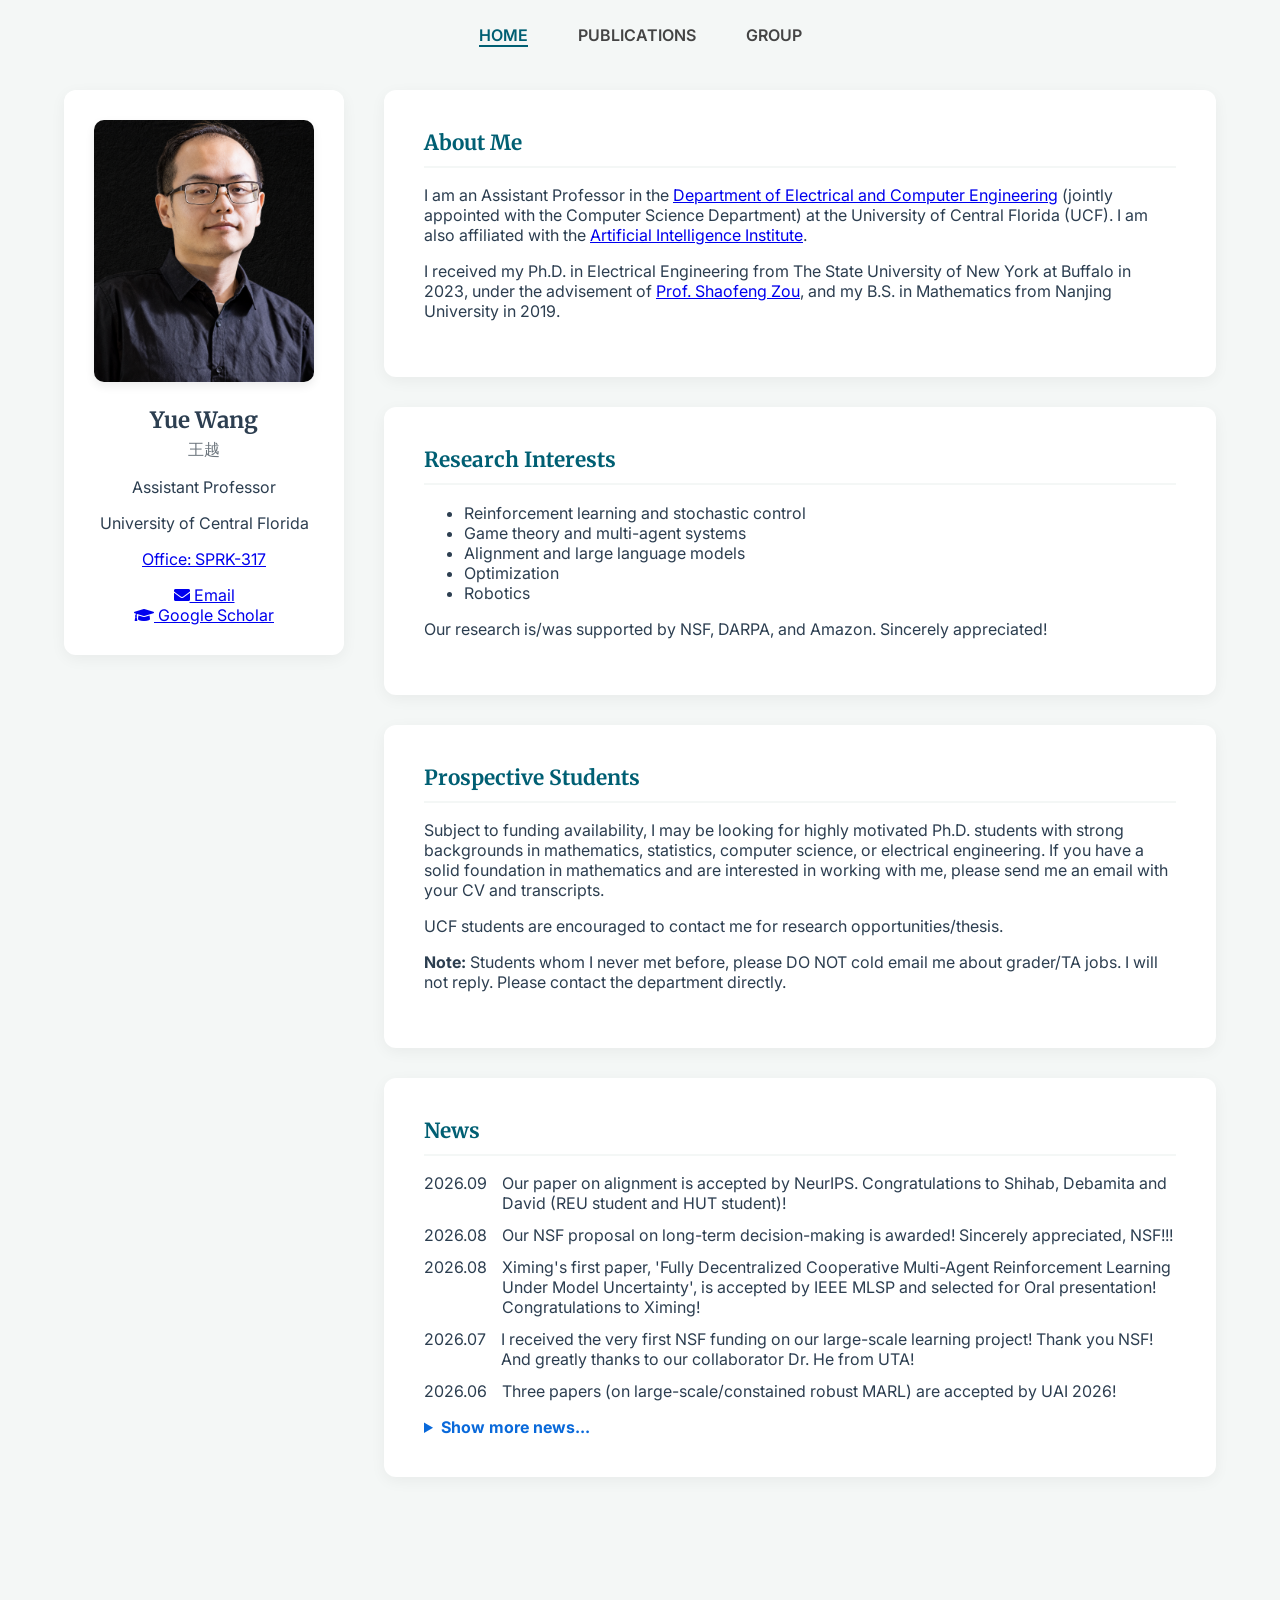
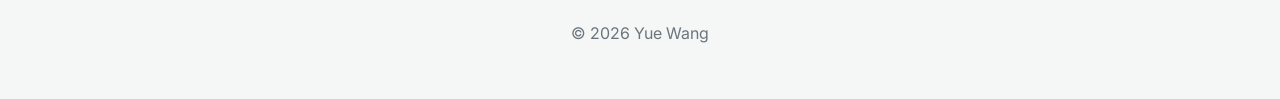
<file: index.html>
<!DOCTYPE html>
<html lang="en">
<head>
    <meta charset="UTF-8">
    <meta name="viewport" content="width=device-width, initial-scale=1.0">
    <title>Yue Wang - Home</title>
    <link rel="stylesheet" href="https://fonts.googleapis.com/css2?family=Inter:wght@300;400;600&family=Merriweather:wght@400;700&display=swap">
    <link rel="stylesheet" href="https://cdnjs.cloudflare.com/ajax/libs/font-awesome/5.15.3/css/all.min.css">
    <link rel="stylesheet" href="styles.css?v=1.2">
</head>
<body class="bg-light">

    <nav class="navbar">
        <div class="nav-container">
            <ul class="nav-links">
                <li><a href="index.html" class="active">Home</a></li>
                <li><a href="publications.html">Publications</a></li>
                <li><a href="group.html">Group</a></li>
            </ul>
        </div>
    </nav>

    <div class="main-layout">
        <aside class="sidebar">
            <div class="sidebar-card">
                <img src="profile2.png" alt="Yue Wang" class="profile-img">
                
                <h1 class="sidebar-name">Yue Wang</h1>
                <p class="sidebar-name-zh">王越</p>
                <p class="sidebar-title">Assistant Professor</p>
                <p class="sidebar-affiliation">University of Central Florida</p>
                <p class="office"><a href="https://map.ucf.edu/print/?&show=139">Office: SPRK-317</a></p>
                
                <div class="sidebar-links">
                    <a href="mailto:yue.wang@ucf.edu" class="email-link">
                        <i class="fas fa-envelope"></i> Email
                    </a>
                    <div class="social-icons">
                        <a href="https://scholar.google.com/citations?user=ndMi_z8AAAAJ"><i class="fas fa-graduation-cap"></i> Google Scholar 
                    </a>
                    </div>
                </div>
            </div>
        </aside>

        <div class="content-area">
            
            <section class="card">
                <h2>About Me</h2>
                <p>I am an Assistant Professor in the <a href="https://www.ece.ucf.edu/" target="_blank">Department of Electrical and Computer Engineering</a> (jointly appointed with the Computer Science Department) at the University of Central Florida (UCF). I am also affiliated with the <a href="https://ai.ucf.edu/" target="_blank">Artificial Intelligence Institute</a>.</p>
                <p>I received my Ph.D. in Electrical Engineering from The State University of New York at Buffalo in 2023, under the advisement of <a href="https://sites.google.com/view/szou/home" target="_blank">Prof. Shaofeng Zou</a>, and my B.S. in Mathematics from Nanjing University in 2019.</p>
            </section>

            <section class="card">
                <h2>Research Interests</h2>
                <ul class="interest-list">
                    <li>Reinforcement learning and stochastic control</li>
                    <li>Game theory and multi-agent systems</li>
                    <li>Alignment and large language models</li>
                    <li>Optimization</li>
                    <li>Robotics</li>
                </ul>
                <p>Our research is/was supported by NSF, DARPA, and Amazon. Sincerely appreciated! </p>
            </section>

            <section class="card alert-card">
                <h2>Prospective Students</h2>
                <p>Subject to funding availability, I may be looking for highly motivated Ph.D. students with strong backgrounds in mathematics, statistics, computer science, or electrical engineering. If you have a solid foundation in mathematics and are interested in working with me, please send me an email with your CV and transcripts.</p>
                <p class="note">UCF students are encouraged to contact me for research opportunities/thesis.</p>
                <p class="warning"><strong>Note:</strong> Students whom I never met before, please DO NOT cold email me about grader/TA jobs. I will not reply. Please contact the department directly.</p>
            </section>

            <section class="card">
    <h2>News</h2>
    
    <ul class="news-list" id="auto-news-list">
        <li><span>2026.09</span><span>Our paper on alignment is accepted by NeurIPS. Congratulations to Shihab, Debamita and David (REU student and HUT student)!</span></li>
        <li><span>2026.08</span><span>Our NSF proposal on long-term decision-making is awarded! Sincerely appreciated, NSF!!!</span></li>
        <li><span>2026.08</span><span>Ximing's first paper, 'Fully Decentralized Cooperative Multi-Agent Reinforcement Learning Under Model Uncertainty', is accepted by IEEE MLSP and selected for Oral presentation! Congratulations to Ximing!</span></li>
        <li><span>2026.07</span><span>I received the very first NSF funding on our large-scale learning project! Thank you NSF! And greatly thanks to our collaborator Dr. He from UTA!</span></li>
        <li><span>2026.06</span><span>Three papers (on large-scale/constained robust MARL) are accepted by UAI 2026!</span></li>
        <li><span>2026.05</span><span>Four papers are accepted by ICML 2026! Congratulations to Debamita and Zach!</span></li>
        <li><span>2026.04</span><span>I received <a href="https://www.amazon.science/research-awards/latest-news/34-amazon-research-awards-build-on-trainium-recipients-announced" target="_blank" rel="noopener noreferrer">an Amazon Research Award (Fall 2025)</a> under the program of 'Build on Trainium: Responsible AI'!</span></li>
        <li><span>2026.01</span><span>Zain and Debamita's paper is accepted by ICLR 2026; Another two papers are accepted by ICASSP and AISTATS. Congratulations to the students and collaborators!</span></li>
        <li><span>2026.01</span><span>Two papers are accepted by AAAI 2026 (accepted rate 17.6%, and one is selected as Oral). Congratulations to Shihab and Debamita, and thanks to our collaborators!</span></li>
        <li><span>2026.01</span><span>Our first paper on LLM fine-tuning is accepted by AAMAS 2026 as an Extended Abstract.</span></li>
        </ul>
</section>

<script>
document.addEventListener("DOMContentLoaded", function() {
    const list = document.getElementById('auto-news-list');
    if (!list) return; // 如果找不到列表就退出
    
    const items = Array.from(list.children);
    const MAX_VISIBLE = 5; // 这里设置你要展示的条数
    
    if (items.length > MAX_VISIBLE) {
        // 自动创建折叠框和按钮
        const details = document.createElement('details');
        const summary = document.createElement('summary');
        summary.textContent = 'Show more news...';
        // 保持之前好看的 GitHub 蓝字样式
        summary.style.cssText = 'cursor: pointer; color: #0969da; font-weight: bold; margin-top: 10px; list-style-position: inside;';
        details.appendChild(summary);
        
        // 创建用来装旧新闻的新 ul
        const hiddenUl = document.createElement('ul');
        hiddenUl.className = 'news-list'; // 继承你原本的样式
        hiddenUl.style.marginTop = '10px';
        
        // 核心魔法：把第 6 条及以后的 li 自动挪到折叠框里
        items.slice(MAX_VISIBLE).forEach(item => {
            hiddenUl.appendChild(item);
        });
        
        details.appendChild(hiddenUl);
        // 把做好的折叠框插到原来的列表下面
        list.parentNode.insertBefore(details, list.nextSibling);
    }
});
</script>

        </div>
    </div>

    <footer>
        <p>&copy; 2026 Yue Wang</p>
    </footer>

</body>
</html>
</file>
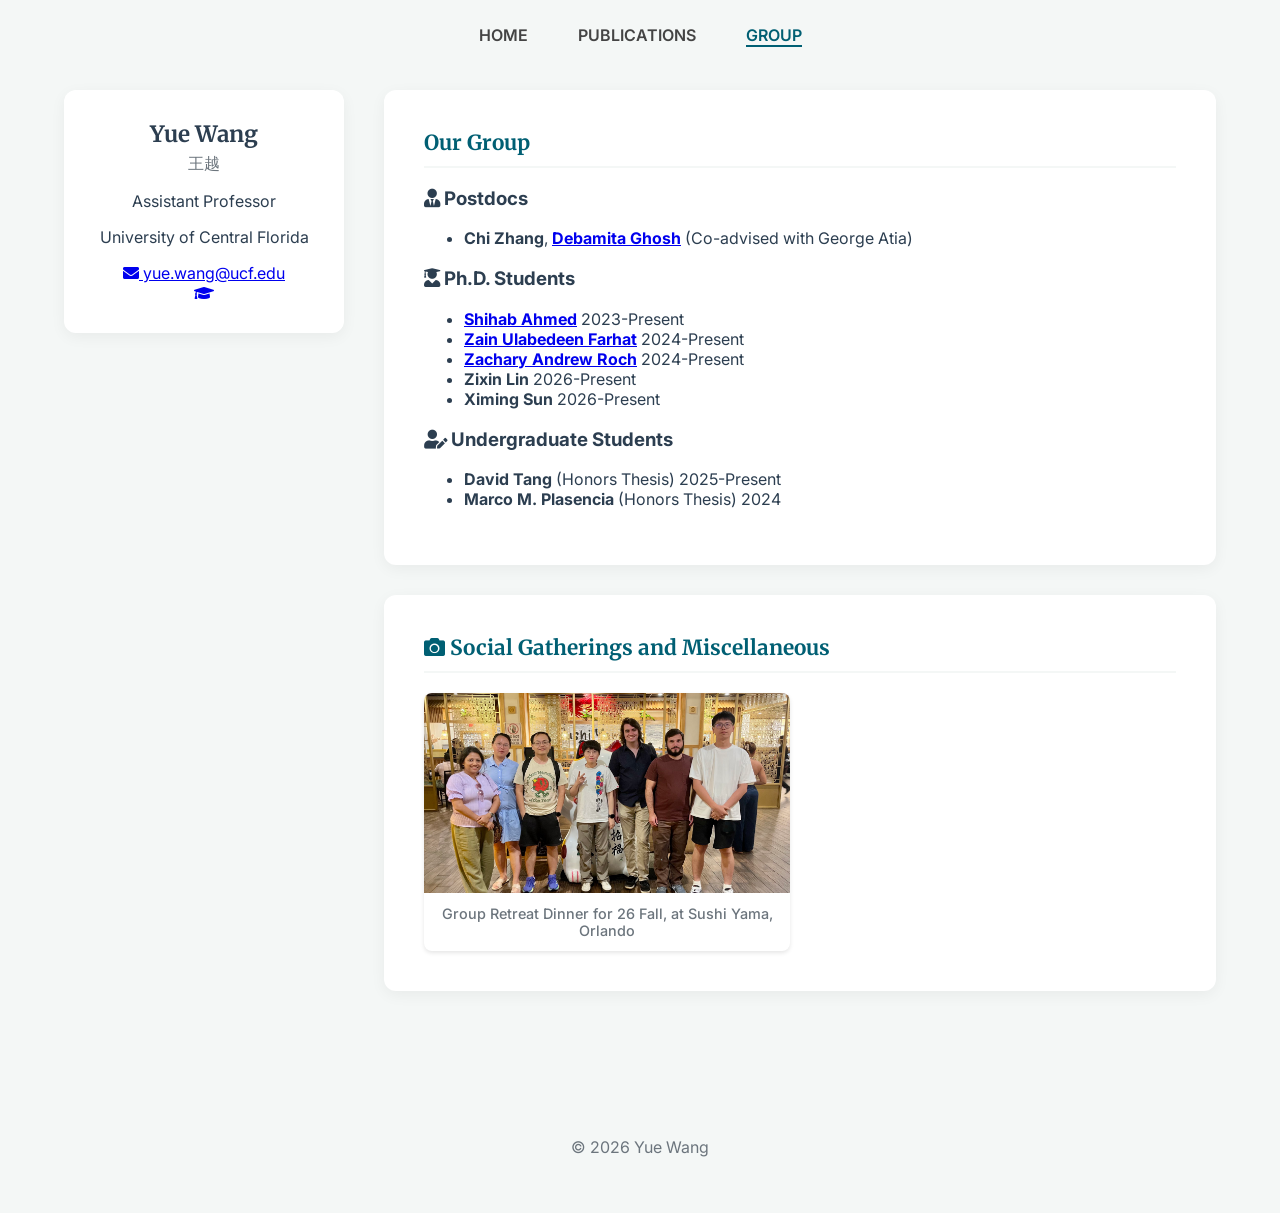
<file: group.html>
<!DOCTYPE html>
<html lang="en">
<head>
    <meta charset="UTF-8">
    <meta name="viewport" content="width=device-width, initial-scale=1.0">
    <title>Yue Wang - Group</title>
    <link rel="stylesheet" href="https://fonts.googleapis.com/css2?family=Inter:wght@300;400;600&family=Merriweather:wght@400;700&display=swap">
    <link rel="stylesheet" href="https://cdnjs.cloudflare.com/ajax/libs/font-awesome/5.15.3/css/all.min.css">
    <link rel="stylesheet" href="styles.css">
</head>
<body class="bg-light">

    <nav class="navbar">
        <div class="nav-container">
            <ul class="nav-links">
                <li><a href="index.html">Home</a></li>
                <li><a href="publications.html">Publications</a></li>
                <li><a href="group.html" class="active">Group</a></li>
            </ul>
        </div>
    </nav>

    <div class="main-layout">
        <aside class="sidebar">
            <div class="sidebar-card">
                <h1 class="sidebar-name">Yue Wang</h1>
                <p class="sidebar-name-zh">王越</p>
                <p class="sidebar-title">Assistant Professor</p>
                <p class="sidebar-affiliation">University of Central Florida</p>
                
                <div class="sidebar-links">
                    <a href="mailto:yue.wang@ucf.edu" class="email-link">
                        <i class="fas fa-envelope"></i> yue.wang@ucf.edu
                    </a>
                    <div class="social-icons">
                        <a href="https://scholar.google.com/citations?user=ndMi_z8AAAAJ" title="Google Scholar"><i class="fas fa-graduation-cap"></i></a>
                    </div>
                </div>
            </div>
        </aside>

        <div class="content-area">
            
            <section class="card">
                <h2>Our Group</h2>
                
                <div class="group-section">
                    <h3 class="group-type-title"><i class="fas fa-user-tie"></i> Postdocs</h3>
                    <ul class="member-list">
                        <li>
                            <strong>Chi Zhang</strong>, 
                            <strong><a href="https://scholar.google.com/citations?user=lnEnqvkAAAAJ&hl=en">Debamita Ghosh</a></strong> 
                            <span class="member-note">(Co-advised with George Atia)</span>
                        </li>
                    </ul>
                </div>

                <div class="group-section">
                    <h3 class="group-type-title"><i class="fas fa-user-graduate"></i> Ph.D. Students</h3>
                    <ul class="member-list">
                        <li><strong><a href="https://scholar.google.com/citations?user=rnjZ5TsAAAAJ">Shihab Ahmed</a></strong> <span class="member-year">2023-Present</span></li>
                        <li><strong><a href="https://scholar.google.com/citations?user=D2qVJCsAAAAJ">Zain Ulabedeen Farhat</a></strong> <span class="member-year">2024-Present</span></li>
                        <li><strong><a href="https://scholar.google.com/citations?user=ZyR7ZvEAAAAJ">Zachary Andrew Roch</a></strong> <span class="member-year">2024-Present</span></li>
                        <li><strong>Zixin Lin</strong> <span class="member-year">2026-Present</span></li>
                        <li><strong>Ximing Sun</strong> <span class="member-year">2026-Present</span></li>
                    </ul>
                </div>

                <div class="group-section">
                    <h3 class="group-type-title"><i class="fas fa-user-edit"></i> Undergraduate Students</h3>
                    <ul class="member-list">
                        <li><strong>David Tang</strong> <span class="member-note">(Honors Thesis)</span> <span class="member-year">2025-Present</span></li>
                        <li><strong>Marco M. Plasencia</strong> <span class="member-note">(Honors Thesis)</span> <span class="member-year">2024</span></li>
                    </ul>
                </div>
        
            
            </section>
            <!-- Your existing "Our Group" section ends here -->
            </section>

            <!-- NEW SECTION: Social Gatherings -->
            <section class="card" style="margin-top: 30px;">
                <h2><i class="fas fa-camera"></i> Social Gatherings and Miscellaneous</h2>
                
                <div class="gallery-grid">
                    
                    <figure class="gallery-item">
                        <!-- Referencing the specific image file verbatim -->
                        <img src="images/group_0822.jpg" alt="Lab group gathering">
                        <figcaption>Group Retreat Dinner for 26 Fall, at Sushi Yama, Orlando</figcaption>
                    </figure>

                    <!-- Add more <figure> blocks here as needed -->

                </div>
            </section>

        </div>
    </div>

    <footer>
        <p>&copy; 2026 Yue Wang</p>
    </footer>

</body>
</html>
</file>
<file: styles.css>
:root {
    --primary-color: #005f73;
    --accent-color: #0a9396;
    --bg-body: #f4f7f6;
    --bg-card: #ffffff;
    --text-main: #2c3e50;
    --text-muted: #6c757d;
    --font-header: 'Merriweather', serif;
}

body {
    background-color: var(--bg-body);
    margin: 0;
    font-family: 'Inter', sans-serif;
    color: var(--text-main);
}

/* 导航栏 */
.navbar {
    background-color: transparent;
    padding: 25px 0;
}
.nav-container {
    width: 90%;
    max-width: 1300px;
    margin: 0 auto;
    display: flex;
    justify-content: center;
}
.nav-links {
    list-style: none;
    display: flex;
    margin: 0; padding: 0;
}
.nav-links li { margin: 0 25px; }
.nav-links a {
    color: #444;
    text-decoration: none;
    font-weight: 600;
    text-transform: uppercase;
}
.nav-links a.active { color: var(--primary-color); border-bottom: 2px solid var(--primary-color); }

/* 主布局 - 百分比宽度 */
.main-layout {
    display: flex;
    width: 90%;
    max-width: 1300px;
    margin: 20px auto 60px;
    gap: 40px;
}

/* 左侧边栏照片样式 */
.sidebar {
    flex: 1;
    min-width: 280px;
}
.sidebar-card {
    background: var(--bg-card);
    border-radius: 12px;
    padding: 30px;
    text-align: center;
    box-shadow: 0 4px 15px rgba(0,0,0,0.05);
    position: sticky;
    top: 40px;
}
.profile-img {
    width: 100%;
    max-width: 220px;
    border-radius: 10px; /* 圆角增加干净感 */
    margin-bottom: 20px;
    box-shadow: 0 4px 10px rgba(0,0,0,0.08);
}
.sidebar-name { font-size: 1.4rem; margin: 0; font-family: var(--font-header); }
.sidebar-name-zh { color: var(--text-muted); margin: 5px 0 15px; }

/* 右侧卡片区域 */
.content-area {
    flex: 3;
}
.card {
    background: var(--bg-card);
    border-radius: 12px;
    padding: 40px;
    margin-bottom: 30px;
    box-shadow: 0 4px 15px rgba(0,0,0,0.05);
}
.card h2 {
    margin-top: 0;
    font-family: var(--font-header);
    font-size: 1.3rem; /* 缩小了标题 */
    color: var(--primary-color);
    border-bottom: 2px solid var(--bg-body);
    padding-bottom: 10px;
}

/* News 列表修复 */
.news-list { list-style: none; padding: 0; }
.news-list li { display: flex; gap: 15px; margin-bottom: 12px; align-items: baseline; }
.news-list .date { color: var(--accent-color); font-weight: bold; min-width: 85px; }

/* 响应式：手机端自动变单列 */
@media (max-width: 992px) {
    .main-layout { flex-direction: column; width: 95%; }
    .sidebar-card { position: static; }
    .news-list li { flex-direction: column; gap: 5px; }
}

footer { text-align: center; padding: 40px 0; color: var(--text-muted); }

/* --- Photo Gallery --- */
.gallery-grid {
    display: grid;
    /* This automatically creates a responsive grid. Images will be at least 250px wide */
    grid-template-columns: repeat(auto-fill, minmax(250px, 1fr));
    gap: 20px;
    margin-top: 20px;
}

.gallery-item {
    margin: 0;
    overflow: hidden;
    border-radius: 8px;
    box-shadow: 0 2px 4px rgba(0,0,0,0.1);
    background-color: var(--bg-light);
}

.gallery-item img {
    width: 100%;
    height: 200px; /* Forces all images to be the same height */
    object-fit: cover; /* Prevents images from stretching weirdly */
    display: block;
    transition: transform 0.3s ease;
}

/* Adds a nice zoom effect when someone hovers over the image */
.gallery-item img:hover {
    transform: scale(1.05);
}

.gallery-item figcaption {
    padding: 12px;
    text-align: center;
    font-size: 0.9rem;
    color: var(--text-muted);
    font-weight: 500;
}
</file>
